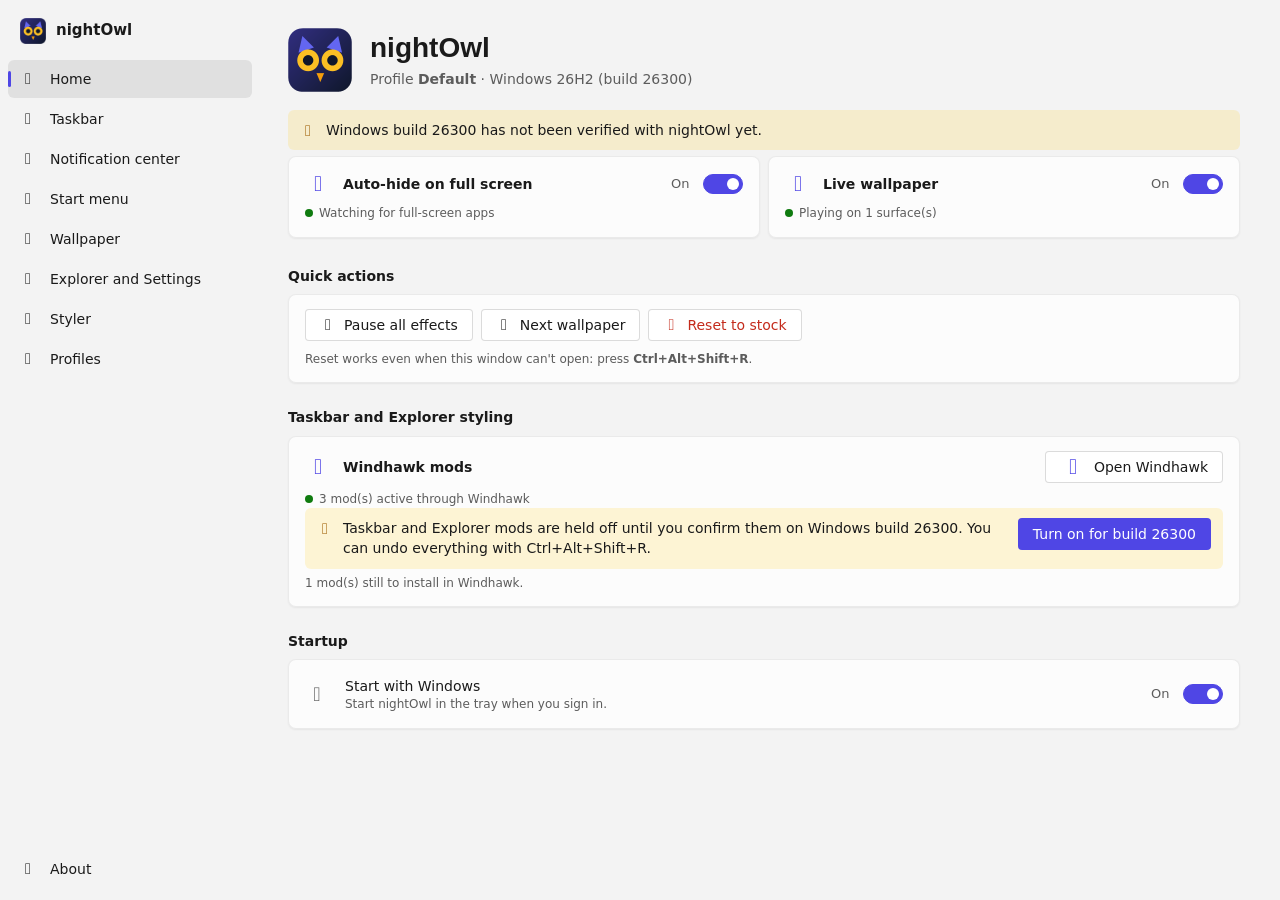
<file: src/NightOwl/ui/index.html>
<!doctype html>
<html lang="en">
<head>
<meta charset="utf-8">
<meta name="viewport" content="width=device-width, initial-scale=1">
<title>nightOwl</title>
<link rel="stylesheet" href="app.css">
</head>
<body>
<div class="app">
  <nav class="nav" id="nav">
    <div class="brand"><img src="owl.png" alt=""><span>nightOwl</span></div>
    <button data-page="home"><i>&#xE80F;</i>Home</button>
    <button data-page="taskbar"><i>&#xE8A9;</i>Taskbar</button>
    <button data-page="notifications"><i>&#xEA8F;</i>Notification center</button>
    <button data-page="startMenu"><i>&#xF0E2;</i>Start menu</button>
    <button data-page="wallpaper"><i>&#xE91B;</i>Wallpaper</button>
    <button data-page="explorer"><i>&#xE8B7;</i>Explorer and Settings</button>
    <button data-page="styler"><i>&#xE790;</i>Styler</button>
    <button data-page="profiles"><i>&#xE716;</i>Profiles</button>
    <div class="nav-spacer"></div>
    <button data-page="about"><i>&#xE946;</i>About</button>
  </nav>
  <main class="main" id="main"></main>
</div>
<div class="toast" id="toast" hidden></div>
<script src="shell.js"></script>
<script src="app.js"></script>
</body>
</html>
</file>
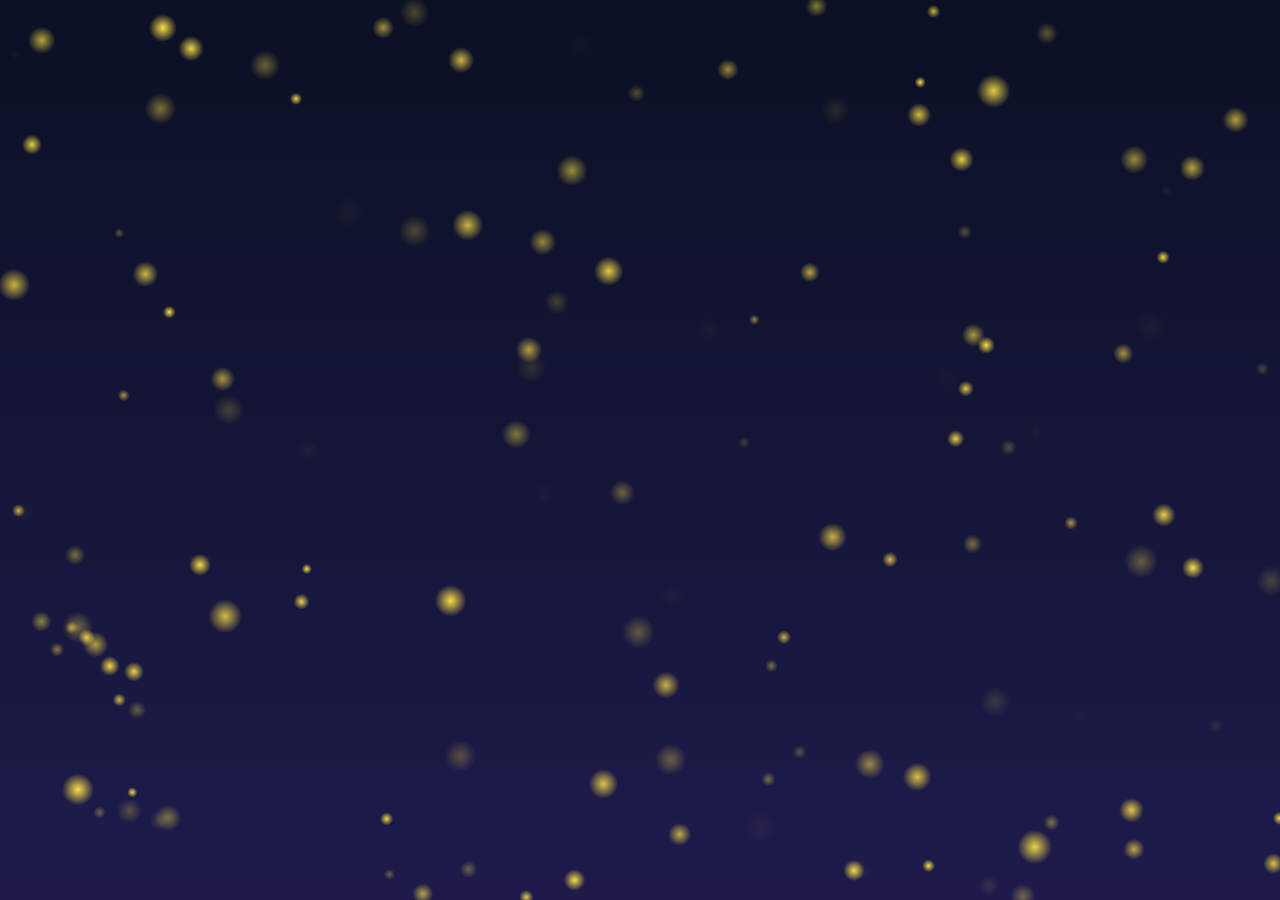
<file: samples/fireflies.html>
<!doctype html>
<html>
<head>
<meta charset="utf-8">
<title>Fireflies — nightOwl sample wallpaper</title>
<style>
  html, body { margin: 0; height: 100%; overflow: hidden; background: #0b1024; }
  canvas { display: block; width: 100%; height: 100%; }
</style>
</head>
<body>
<canvas id="c"></canvas>
<script>
  // An interactive sample: fireflies drift at night and gather around the mouse; a click scatters them.
  const c = document.getElementById('c');
  const g = c.getContext('2d');
  let w, h, mouse = { x: -1e4, y: -1e4 }, flies = [];
  function size() {
    w = c.width = innerWidth * devicePixelRatio;
    h = c.height = innerHeight * devicePixelRatio;
  }
  size();
  addEventListener('resize', size);
  for (let i = 0; i < 160; i++) {
    flies.push({ x: Math.random() * w, y: Math.random() * h, vx: 0, vy: 0, p: Math.random() * 6.28, s: 1 + Math.random() * 2.5 });
  }
  addEventListener('mousemove', e => { mouse.x = e.clientX * devicePixelRatio; mouse.y = e.clientY * devicePixelRatio; });
  addEventListener('mousedown', () => {
    for (const f of flies) {
      const dx = f.x - mouse.x, dy = f.y - mouse.y, d = Math.hypot(dx, dy) + 1;
      f.vx += dx / d * 14; f.vy += dy / d * 14;
    }
  });
  function frame(t) {
    const sky = g.createLinearGradient(0, 0, 0, h);
    sky.addColorStop(0, '#0b1024'); sky.addColorStop(1, '#1e1b4b');
    g.fillStyle = sky; g.fillRect(0, 0, w, h);
    for (const f of flies) {
      const dx = mouse.x - f.x, dy = mouse.y - f.y, d = Math.hypot(dx, dy);
      if (d < 260 * devicePixelRatio) { f.vx += dx / d * 0.06; f.vy += dy / d * 0.06; }
      f.vx += (Math.random() - 0.5) * 0.12; f.vy += (Math.random() - 0.5) * 0.12;
      f.vx *= 0.97; f.vy *= 0.97;
      f.x = (f.x + f.vx + w) % w; f.y = (f.y + f.vy + h) % h;
      const glow = 0.45 + 0.55 * Math.sin(t / 600 + f.p);
      const r = f.s * devicePixelRatio * 5;
      const grd = g.createRadialGradient(f.x, f.y, 0, f.x, f.y, r);
      grd.addColorStop(0, `rgba(253, 224, 71, ${glow})`);
      grd.addColorStop(1, 'rgba(253, 224, 71, 0)');
      g.fillStyle = grd;
      g.beginPath(); g.arc(f.x, f.y, r, 0, 6.28); g.fill();
    }
    requestAnimationFrame(frame);
  }
  requestAnimationFrame(frame);
</script>
</body>
</html>
</file>
<file: src/NightOwl/ui/app.css>
:root {
  color-scheme: light dark;
  --text: #1a1a1a;
  --text-2: #5c5c5c;
  --text-3: #8a8a8a;
  --card: rgba(255, 255, 255, 0.72);
  --card-hover: rgba(255, 255, 255, 0.86);
  --card-border: rgba(0, 0, 0, 0.07);
  --subtle: rgba(0, 0, 0, 0.04);
  --subtle-2: rgba(0, 0, 0, 0.08);
  --accent: #4f46e5;
  --accent-text: #ffffff;
  --accent-soft: rgba(79, 70, 229, 0.12);
  --warn: #9d5d00;
  --warn-bg: rgba(255, 196, 0, 0.16);
  --ok: #0f7b0f;
  --input: rgba(255, 255, 255, 0.85);
  --input-border: rgba(0, 0, 0, 0.14);
  --shadow: 0 1px 2px rgba(0, 0, 0, 0.06);
  --fallback-bg: #f3f3f3;
}
@media (prefers-color-scheme: dark) {
  :root {
    --text: #ffffff;
    --text-2: #c5c5c5;
    --text-3: #9a9a9a;
    --card: rgba(255, 255, 255, 0.055);
    --card-hover: rgba(255, 255, 255, 0.085);
    --card-border: rgba(255, 255, 255, 0.07);
    --subtle: rgba(255, 255, 255, 0.05);
    --subtle-2: rgba(255, 255, 255, 0.09);
    --accent: #a5b4fc;
    --accent-text: #111827;
    --accent-soft: rgba(165, 180, 252, 0.16);
    --warn: #fcd34d;
    --warn-bg: rgba(252, 211, 77, 0.12);
    --ok: #6ccb5f;
    --input: rgba(255, 255, 255, 0.06);
    --input-border: rgba(255, 255, 255, 0.12);
    --shadow: none;
    --fallback-bg: #202020;
  }
}

* { box-sizing: border-box; }
html, body {
  margin: 0; height: 100%;
  background: transparent;
  color: var(--text);
  font: 14px/1.45 "Segoe UI Variable Text", "Segoe UI", system-ui, sans-serif;
  -webkit-font-smoothing: antialiased;
  user-select: none;
}
/* Outside WebView2 (e.g. opened in a browser) there is no Mica behind us. */
body.no-host { background: var(--fallback-bg); }
i { font: normal 16px "Segoe Fluent Icons", "Segoe MDL2 Assets"; display: inline-block; width: 16px; text-align: center; }
button, input, select { font: inherit; color: inherit; }
h1 { font: 600 28px/1.2 "Segoe UI Variable Display", "Segoe UI", sans-serif; margin: 0 0 4px; }
h2 { font-size: 14px; font-weight: 600; margin: 24px 0 8px; }
p { margin: 0; }
.muted { color: var(--text-2); }
.small { font-size: 12px; color: var(--text-2); }

.app { display: flex; height: 100%; }
.nav {
  width: 260px; flex: none; padding: 12px 8px 12px; display: flex; flex-direction: column; gap: 2px;
}
.brand { display: flex; align-items: center; gap: 10px; padding: 6px 12px 14px; font-weight: 600; font-size: 15px; }
.brand img { width: 26px; height: 26px; }
.nav button {
  display: flex; align-items: center; gap: 14px; height: 38px; padding: 0 12px; border: 0; border-radius: 6px;
  background: transparent; cursor: default; text-align: left; position: relative;
}
.nav button:hover { background: var(--subtle); }
.nav button.active { background: var(--subtle-2); }
.nav button.active::before {
  content: ""; position: absolute; left: 0; top: 11px; bottom: 11px; width: 3px; border-radius: 2px; background: var(--accent);
}
.nav-spacer { flex: 1; }

.main { flex: 1; overflow-y: auto; padding: 28px 40px 48px 28px; }
.page { max-width: 1000px; }
.page-head { display: flex; align-items: flex-end; justify-content: space-between; gap: 16px; margin-bottom: 18px; }

.card {
  background: var(--card); border: 1px solid var(--card-border); border-radius: 8px; box-shadow: var(--shadow);
  padding: 14px 16px; margin-bottom: 4px;
}
.row { display: flex; align-items: center; gap: 16px; min-height: 40px; }
.row + .row { border-top: 1px solid var(--card-border); margin-top: 10px; padding-top: 10px; }
.row .grow { flex: 1; min-width: 0; }
.row .title { font-weight: 400; }
.row .desc { font-size: 12px; color: var(--text-2); }
.row > i.lead { font-size: 20px; width: 24px; color: var(--text-2); }

.feature-head { display: flex; align-items: center; gap: 16px; }
.feature-head .grow { flex: 1; }
.feature-head .title { font-size: 16px; font-weight: 600; }

/* toggle switch */
.switch { display: inline-flex; align-items: center; gap: 10px; cursor: default; }
.switch input { appearance: none; width: 40px; height: 20px; border-radius: 10px; margin: 0; flex: none;
  border: 1px solid var(--text-2); background: transparent; position: relative; transition: background .15s; }
.switch input::after { content: ""; position: absolute; width: 12px; height: 12px; border-radius: 50%; top: 3px; left: 3px;
  background: var(--text-2); transition: transform .15s, background .15s; }
.switch input:checked { background: var(--accent); border-color: var(--accent); }
.switch input:checked::after { transform: translateX(20px); background: var(--accent-text); }
.switch input:disabled { opacity: .4; }
.switch .lbl { min-width: 22px; font-size: 13px; color: var(--text-2); }

.btn {
  height: 32px; padding: 0 14px; border-radius: 4px; border: 1px solid var(--input-border); background: var(--input);
  display: inline-flex; align-items: center; gap: 8px; cursor: default; white-space: nowrap;
}
.btn:hover { background: var(--card-hover); }
.btn.primary { background: var(--accent); color: var(--accent-text); border-color: transparent; }
.btn.primary:hover { filter: brightness(1.08); }
.btn.danger { color: #c42b1c; }
@media (prefers-color-scheme: dark) { .btn.danger { color: #ff99a4; } }
.btn:disabled { opacity: .45; }
.btn.icon { width: 32px; padding: 0; justify-content: center; }
.btns { display: flex; gap: 8px; flex-wrap: wrap; }

input[type=text], input[type=number], input[type=time], input[type=url], select {
  height: 32px; padding: 0 10px; border-radius: 4px; border: 1px solid var(--input-border); background: var(--input);
  border-bottom-color: var(--text-3); outline: none; min-width: 0;
}
input[type=text]:focus, input[type=number]:focus, input[type=time]:focus, input[type=url]:focus, select:focus { border-bottom: 2px solid var(--accent); }
select option { background: var(--fallback-bg); }
input[type=range] { accent-color: var(--accent); width: 180px; }
input[type=checkbox].check { accent-color: var(--accent); width: 18px; height: 18px; margin: 0; }

.seg { display: inline-flex; border: 1px solid var(--input-border); border-radius: 6px; overflow: hidden; background: var(--input); }
.seg button { border: 0; background: transparent; height: 30px; padding: 0 14px; cursor: default; }
.seg button + button { border-left: 1px solid var(--input-border); }
.seg button.on { background: var(--accent); color: var(--accent-text); }

.badge { display: inline-block; font-size: 11px; padding: 1px 7px; border-radius: 10px; background: var(--subtle-2); color: var(--text-2); }
.badge.accent { background: var(--accent-soft); color: var(--accent); }
.badge.ok { color: var(--ok); }
.badge.warnb { background: var(--warn-bg); color: var(--warn); }

.warn { display: flex; gap: 10px; align-items: flex-start; background: var(--warn-bg); border-radius: 6px; padding: 10px 12px; margin-bottom: 6px; }
.warn i { color: var(--warn); margin-top: 2px; }

/* home */
.hero { display: flex; align-items: center; gap: 18px; margin-bottom: 18px; }
.hero img { width: 64px; height: 64px; }
.grid2 { display: grid; grid-template-columns: repeat(auto-fit, minmax(300px, 1fr)); gap: 8px; }
.status-dot { width: 8px; height: 8px; border-radius: 50%; background: var(--text-3); display: inline-block; margin-right: 6px; }
.status-dot.on { background: var(--ok); }
.tile .tile-head { display: flex; align-items: center; gap: 12px; margin-bottom: 8px; }
.tile .tile-head i { font-size: 22px; width: 26px; color: var(--accent); }
.tile .tile-head .title { font-weight: 600; flex: 1; }

/* monitors */
.monitors { position: relative; height: 150px; margin: 8px 0 4px; }
.mon {
  position: absolute; border-radius: 6px; border: 2px solid var(--input-border); background: var(--subtle);
  overflow: hidden; display: flex; align-items: center; justify-content: center; cursor: default;
  background-size: cover; background-position: center;
}
.mon.sel { border-color: var(--accent); box-shadow: 0 0 0 2px var(--accent-soft); }
.mon .num { font: 600 18px "Segoe UI Variable Display", sans-serif; background: rgba(0,0,0,.55); color: #fff;
  border-radius: 6px; padding: 0 9px; }

/* library */
.lib { display: grid; grid-template-columns: repeat(auto-fill, minmax(170px, 1fr)); gap: 8px; }
.item { border-radius: 8px; border: 1px solid var(--card-border); background: var(--card); overflow: hidden; position: relative; cursor: default; }
.item:hover { background: var(--card-hover); }
.item.current { outline: 2px solid var(--accent); outline-offset: -1px; }
.item .thumb { aspect-ratio: 16 / 9; background: var(--subtle-2) center / cover no-repeat; display: flex; align-items: center; justify-content: center; }
.item .thumb i { font-size: 28px; width: 32px; color: var(--text-3); }
.item .meta { padding: 6px 8px 8px; display: flex; align-items: center; gap: 6px; }
.item .name { flex: 1; min-width: 0; white-space: nowrap; overflow: hidden; text-overflow: ellipsis; font-size: 13px; }
.item .tools { position: absolute; top: 6px; right: 6px; display: none; gap: 4px; }
.item:hover .tools { display: flex; }
.item .tools button { width: 26px; height: 26px; border-radius: 4px; border: 0; background: rgba(0,0,0,.6); color: #fff; }
.item .tools button i { font-size: 12px; }
.item .star { position: absolute; top: 6px; left: 6px; color: #fbbf24; font-size: 14px; text-shadow: 0 0 3px rgba(0,0,0,.6); }
.item .on-mon { position: absolute; bottom: 38px; left: 6px; display: flex; gap: 3px; }
.item .on-mon span { font-size: 11px; font-weight: 600; background: var(--accent); color: var(--accent-text); border-radius: 4px; padding: 0 5px; }

.drop {
  border: 1.5px dashed var(--input-border); border-radius: 8px; padding: 18px; text-align: center; color: var(--text-2);
  margin-bottom: 8px;
}
.drop.over { border-color: var(--accent); background: var(--accent-soft); color: var(--text); }

.chips { display: flex; gap: 6px; flex-wrap: wrap; align-items: center; }
.chip { display: inline-flex; align-items: center; gap: 4px; padding: 2px 4px 2px 10px; border-radius: 12px; background: var(--subtle-2); font-size: 13px; }
.chip button { border: 0; background: transparent; width: 20px; height: 20px; border-radius: 50%; }
.chip button:hover { background: var(--subtle-2); }
.chip button i { font-size: 10px; }

.slot { display: flex; gap: 8px; align-items: center; margin-top: 6px; }

textarea.code {
  width: 100%; margin-top: 8px; padding: 8px 10px; border-radius: 4px; resize: vertical;
  border: 1px solid var(--input-border); border-bottom-color: var(--text-3); background: var(--input); color: var(--text);
  font: 12.5px/1.5 "Cascadia Mono", Consolas, monospace; outline: none; user-select: text;
}
textarea.code:focus { border-bottom: 2px solid var(--accent); }
.rule .row input[type=text] { font: 12.5px "Cascadia Mono", Consolas, monospace; }
code { font: 12px "Cascadia Mono", Consolas, monospace; background: var(--subtle-2); padding: 0 4px; border-radius: 3px; }
input[type=color] { width: 36px; height: 30px; padding: 0 2px; border: 1px solid var(--input-border); border-radius: 4px; background: var(--input); }
.warn .grow { flex: 1; }
.warn .btn { flex: none; }

.soon { opacity: .75; }
.soon .badge { margin-left: 6px; }

.profile-row .name { font-weight: 600; }

.toast {
  position: fixed; bottom: 18px; left: 50%; transform: translateX(-50%); padding: 10px 16px; border-radius: 8px;
  background: var(--fallback-bg); border: 1px solid var(--card-border); box-shadow: 0 8px 24px rgba(0,0,0,.25); z-index: 10;
}

@media (max-width: 860px) {
  .nav { width: 64px; }
  .nav button { justify-content: center; padding: 0; }
  .nav button span, .brand span { display: none; }
  .nav button { font-size: 0; }
  .nav button i { font-size: 16px; }
  .main { padding: 20px; }
}
</file>
